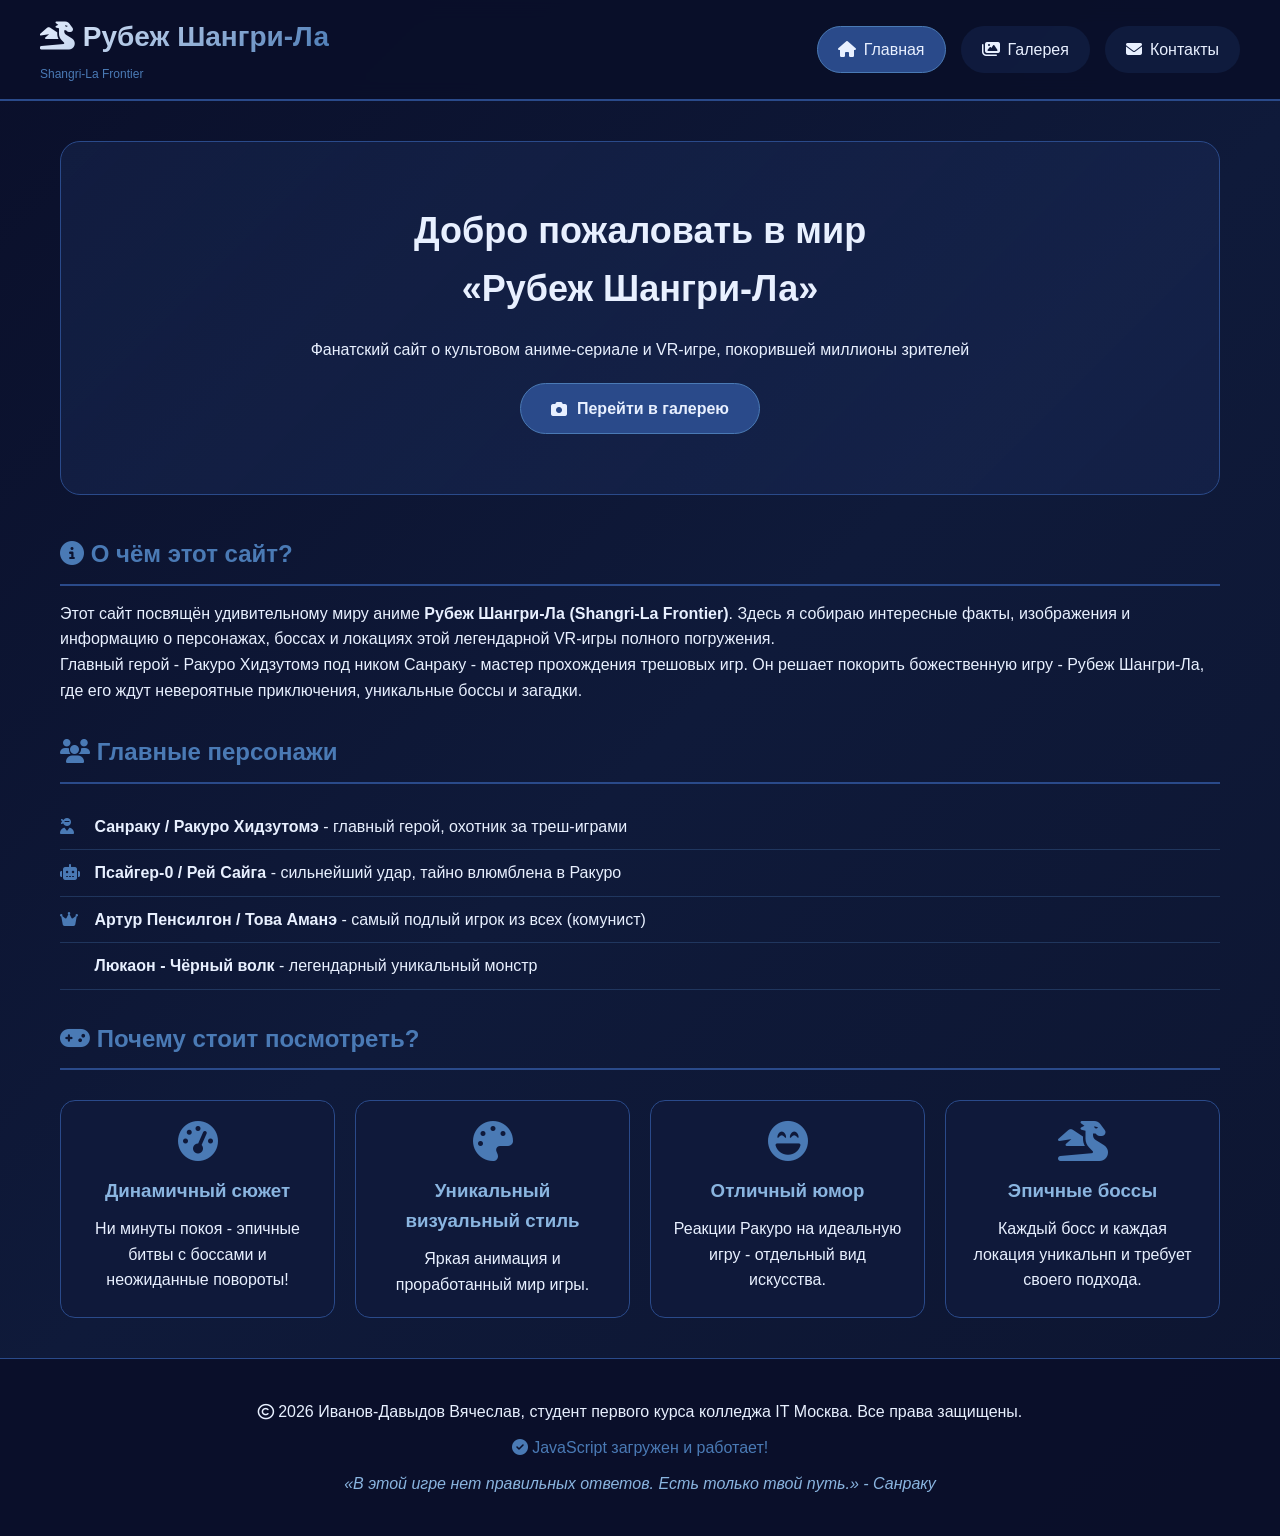
<file: index.html>
<!DOCTYPE html>
<html lang="ru">
<head>
    <meta charset="UTF-8">
    <meta name="viewport" content="width=device-width, initial-scale=1.0">
    <title>Рубеж Шангри-Ла | Главная</title>
    <link rel="stylesheet" href="style.css">
    <link rel="stylesheet" href="https://cdnjs.cloudflare.com/ajax/libs/font-awesome/6.4.0/css/all.min.css">
</head>
<body>
    <header>
        <div class="header-container">
            <div class="logo">
                <h1><i class="fas fa-dragon"></i> Рубеж Шангри-Ла</h1>
                <p>Shangri-La Frontier</p>
            </div>
            <nav>
                <ul class="flex-nav">
                    <li><a href="index.html" class="active"><i class="fas fa-home"></i> Главная</a></li>
                    <li><a href="gallery.html"><i class="fas fa-images"></i> Галерея</a></li>
                    <li><a href="contacts.html"><i class="fas fa-envelope"></i> Контакты</a></li>
                </ul>
            </nav>
        </div>
    </header>

    <main>
        <section class="hero">
            <div class="hero-content">
                <h2>Добро пожаловать в мир<br><span class="neon-text">«Рубеж Шангри-Ла»</span></h2>
                <p>Фанатский сайт о культовом аниме-сериале и VR-игре, покорившей миллионы зрителей</p>
                <a href="gallery.html" class="btn"><i class="fas fa-camera"></i> Перейти в галерею</a>
            </div>
        </section>

        <section class="about">
            <h2><i class="fas fa-info-circle"></i> О чём этот сайт?</h2>
            <p>Этот сайт посвящён удивительному миру аниме <strong>Рубеж Шангри-Ла (Shangri-La Frontier)</strong>. Здесь я собираю интересные факты, изображения и информацию о персонажах, боссах и локациях этой легендарной VR-игры полного погружения.</p>
            <p>Главный герой - Ракуро Хидзутомэ под ником Санраку - мастер прохождения трешовых игр. Он решает покорить божественную игру - Рубеж Шангри-Ла, где его ждут невероятные приключения, уникальные боссы и загадки.</p>
            
            <h2><i class="fas fa-users"></i> Главные персонажи</h2>
            <ul class="character-list">
                <li><i class="fas fa-user-ninja"></i> <strong>Санраку / Ракуро Хидзутомэ</strong> - главный герой, охотник за треш-играми</li>
                <li><i class="fas fa-robot"></i> <strong>Псайгер-0 / Рей Сайга</strong> - сильнейший удар, тайно влюмблена в Ракуро</li>
                <li><i class="fas fa-crown"></i> <strong>Артур Пенсилгон / Това Аманэ</strong> - самый подлый игрок из всех (комунист)</li>
                <li><i class="fas fa-wolf"></i> <strong>Люкаон - Чёрный волк</strong> - легендарный уникальный монстр</li>
            </ul>

            <h2><i class="fas fa-gamepad"></i> Почему стоит посмотреть?</h2>
            <div class="reasons-grid">
                <div class="reason-card">
                    <i class="fas fa-tachometer-alt"></i>
                    <h3>Динамичный сюжет</h3>
                    <p>Ни минуты покоя - эпичные битвы с боссами и неожиданные повороты!</p>
                </div>
                <div class="reason-card">
                    <i class="fas fa-palette"></i>
                    <h3>Уникальный визуальный стиль</h3>
                    <p>Яркая анимация и проработанный мир игры.</p>
                </div>
                <div class="reason-card">
                    <i class="fas fa-laugh-beam"></i>
                    <h3>Отличный юмор</h3>
                    <p>Реакции Ракуро на идеальную игру - отдельный вид искусства.</p>
                </div>
                <div class="reason-card">
                    <i class="fas fa-dragon"></i>
                    <h3>Эпичные боссы</h3>
                    <p>Каждый босс и каждая локация уникальнп и требует своего подхода.</p>
                </div>
            </div>
        </section>
    </main>

    <footer>
        <div class="footer-content">
            <p><i class="far fa-copyright"></i> <span id="current-year"></span>  Иванов-Давыдов Вячеслав, студент первого курса колледжа IT Москва. Все права защищены.</p>
            <p class="js-status"><i class="fas fa-check-circle"></i> JavaScript загружен и работает!</p>
            <p class="anime-quote">«В этой игре нет правильных ответов. Есть только твой путь.» - Санраку</p
        </div>
    </footer>

    <script src="script.js"></script>
</body>
</html>
</file>
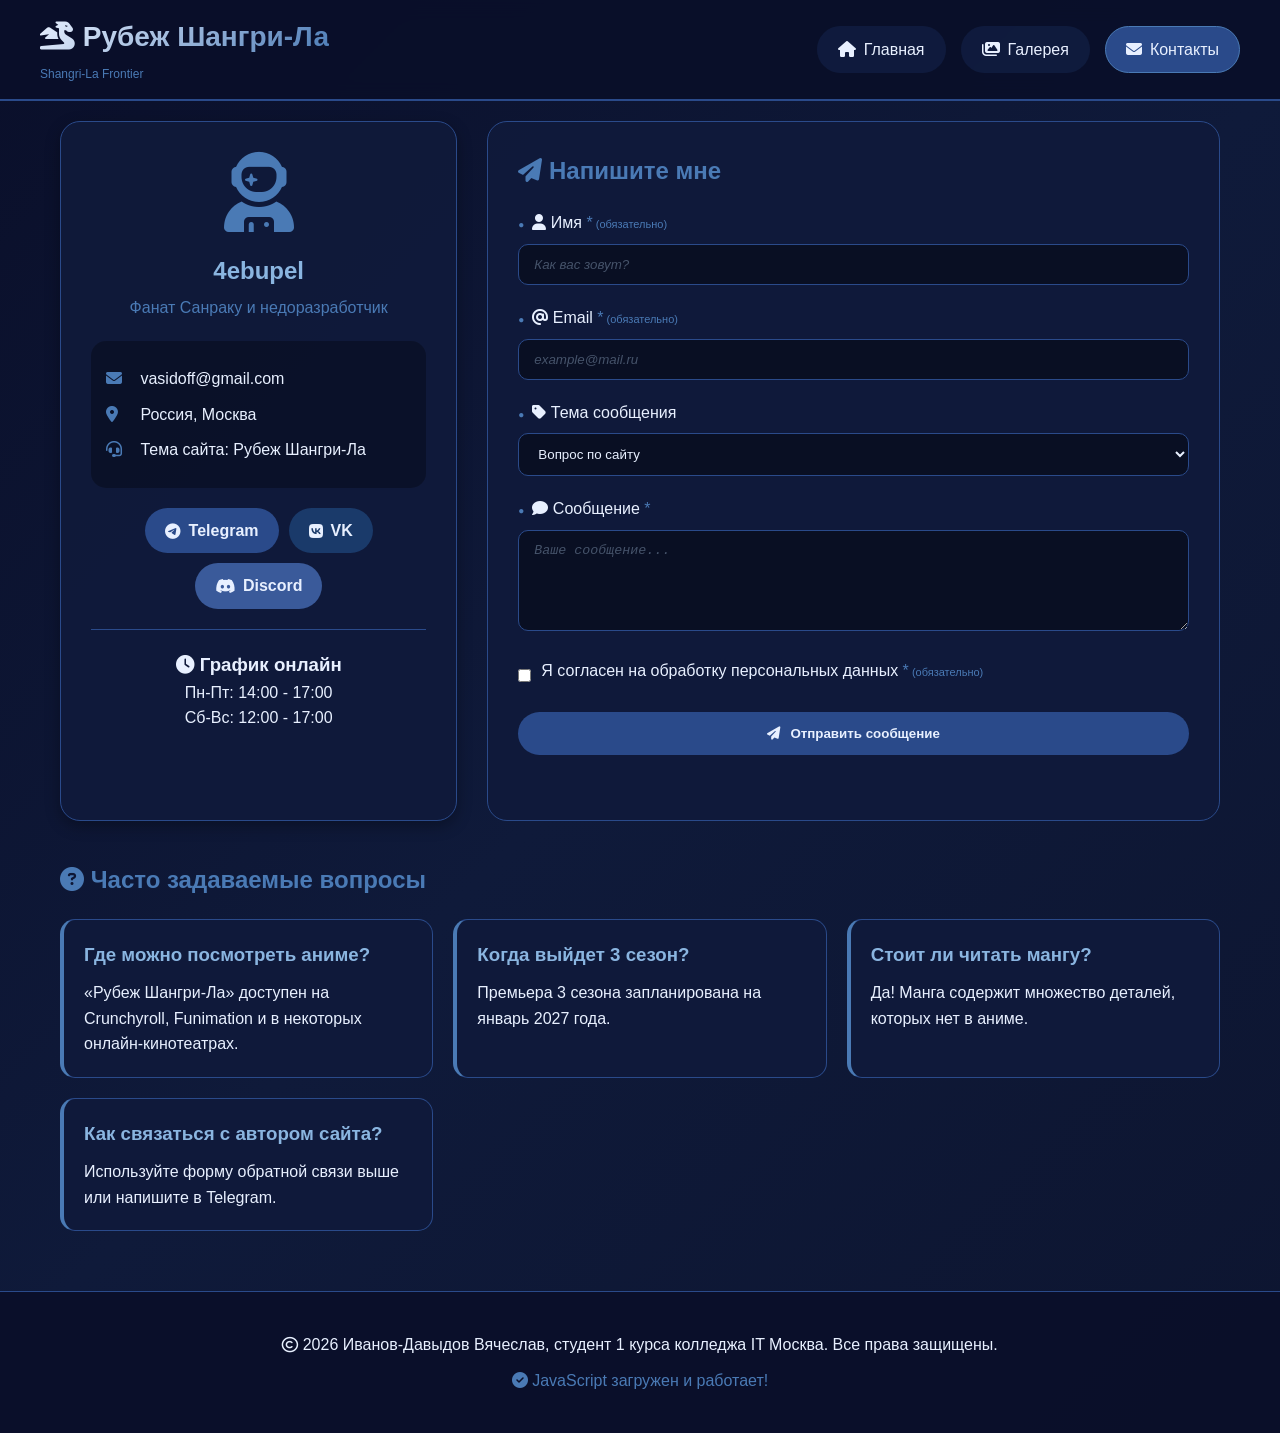
<file: contacts.html>
<!DOCTYPE html>
<html lang="ru">
<head>
    <meta charset="UTF-8">
    <meta name="viewport" content="width=device-width, initial-scale=1.0">
    <title>Рубеж Шангри-Ла | Контакты</title>
    <link rel="stylesheet" href="style.css">
    <link rel="stylesheet" href="https://cdnjs.cloudflare.com/ajax/libs/font-awesome/6.4.0/css/all.min.css">
</head>
<body>
    <header>
        <div class="header-container">
            <div class="logo">
                <h1><i class="fas fa-dragon"></i> Рубеж Шангри-Ла</h1>
                <p>Shangri-La Frontier</p>
            </div>
            <nav>
                <ul class="flex-nav">
                    <li><a href="index.html"><i class="fas fa-home"></i> Главная</a></li>
                    <li><a href="gallery.html"><i class="fas fa-images"></i> Галерея</a></li>
                    <li><a href="contacts.html" class="active"><i class="fas fa-envelope"></i> Контакты</a></li>
                </ul>
            </nav>
        </div>
    </header>

    <main class="contacts-container">
        <div class="contacts-wrapper">
            <!-- Информационная карточка -->
            <div class="info-card">
                <div class="card-avatar">
                    <i class="fas fa-user-astronaut"></i>
                </div>
                <h2>4ebupel</h2>
                <p class="specialization">Фанат Санраку и недоразработчик</p>
                <div class="contact-details">
                    <p><i class="fas fa-envelope"></i> vasidoff@gmail.com</p>
                    <p><i class="fas fa-map-marker-alt"></i> Россия, Москва</p>
                    <p><i class="fas fa-headset"></i> Тема сайта: Рубеж Шангри-Ла</p>
                </div>
                <div class="social-links">
                    <a href="#" class="social-btn telegram"><i class="fab fa-telegram"></i> Telegram</a>
                    <a href="#" class="social-btn vk"><i class="fab fa-vk"></i> VK</a>
                    <a href="#" class="social-btn discord"><i class="fab fa-discord"></i> Discord</a>
                </div>
                <div class="work-schedule">
                    <h3><i class="fas fa-clock"></i> График онлайн</h3>
                    <p>Пн-Пт: 14:00 - 17:00</p>
                    <p>Сб-Вс: 12:00 - 17:00</p>
                </div>
            </div>

            <!-- Форма обратной связи -->
            <div class="feedback-form">
                <h2><i class="fas fa-paper-plane"></i> Напишите мне</h2>
                <form id="contactForm">
                    <div class="form-group">
                        <label for="name"><i class="fas fa-user"></i> Имя <span class="required">*</span></label>
                        <input type="text" id="name" name="name" class="form-input" placeholder="Как вас зовут?" required>
                        <span class="error-message"></span>
                    </div>

                    <div class="form-group">
                        <label for="email"><i class="fas fa-at"></i> Email <span class="required">*</span></label>
                        <input type="email" id="email" name="email" class="form-input" placeholder="example@mail.ru" required>
                        <span class="error-message"></span>
                    </div>

                    <div class="form-group">
                        <label for="topic"><i class="fas fa-tag"></i> Тема сообщения</label>
                        <select id="topic" name="topic" class="form-input">
                            <option value="question">Вопрос по сайту</option>
                            <option value="suggestion">Предложение</option>
                            <option value="cooperation">Сотрудничество</option>
                            <option value="other">Другое</option>
                        </select>
                    </div>

                    <div class="form-group">
                        <label for="message"><i class="fas fa-comment"></i> Сообщение <span class="required">*</span></label>
                        <textarea id="message" name="message" class="form-input" rows="5" placeholder="Ваше сообщение..." required></textarea>
                        <span class="error-message"></span>
                    </div>

                    <div class="form-group checkbox-group">
                        <input type="checkbox" id="consent" name="consent" required>
                        <label for="consent">Я согласен на обработку персональных данных <span class="required">*</span></label>
                    </div>

                    <button type="submit" class="submit-btn"><i class="fas fa-paper-plane"></i> Отправить сообщение</button>
                </form>
                <div id="form-status" class="form-status"></div>
            </div>
        </div>

        <!-- FAQ блок -->
        <div class="faq-section">
            <h2><i class="fas fa-question-circle"></i> Часто задаваемые вопросы</h2>
            <div class="faq-grid">
                <div class="faq-item">
                    <h3>Где можно посмотреть аниме?</h3>
                    <p>«Рубеж Шангри-Ла» доступен на Crunchyroll, Funimation и в некоторых онлайн-кинотеатрах.</p>
                </div>
                <div class="faq-item">
                    <h3>Когда выйдет 3 сезон?</h3>
                    <p>Премьера 3 сезона запланирована на январь 2027 года.</p>
                </div>
                <div class="faq-item">
                    <h3>Стоит ли читать мангу?</h3>
                    <p>Да! Манга содержит множество деталей, которых нет в аниме.</p>
                </div>
                <div class="faq-item">
                    <h3>Как связаться с автором сайта?</h3>
                    <p>Используйте форму обратной связи выше или напишите в Telegram.</p>
                </div>
            </div>
        </div>
    </main>

    <footer>
        <div class="footer-content">
            <p><i class="far fa-copyright"></i> <span id="current-year"></span> Иванов-Давыдов Вячеслав, студент 1 курса колледжа IT Москва. Все права защищены.</p>
            <p class="js-status"><i class="fas fa-check-circle"></i> JavaScript загружен и работает!</p>
        </div>
    </footer>

    <script src="script.js"></script>
</body>
</html>
</file>
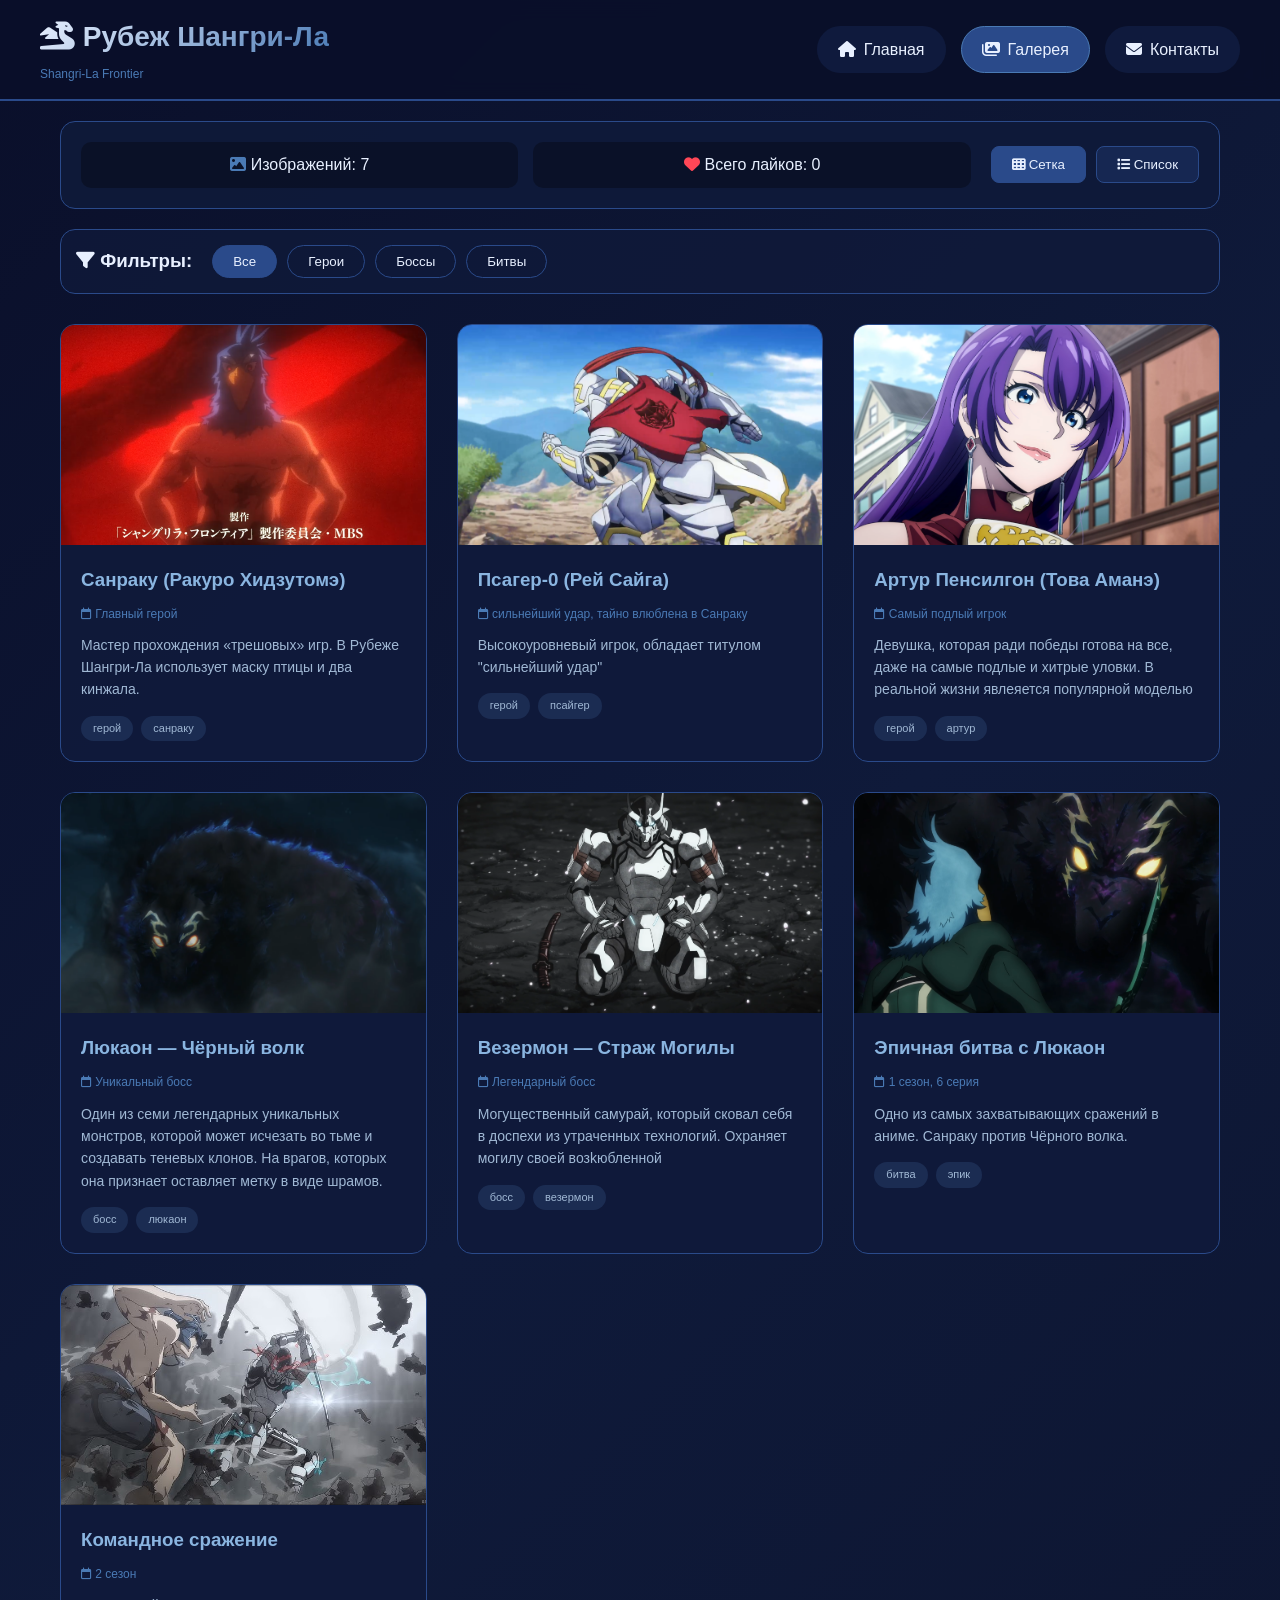
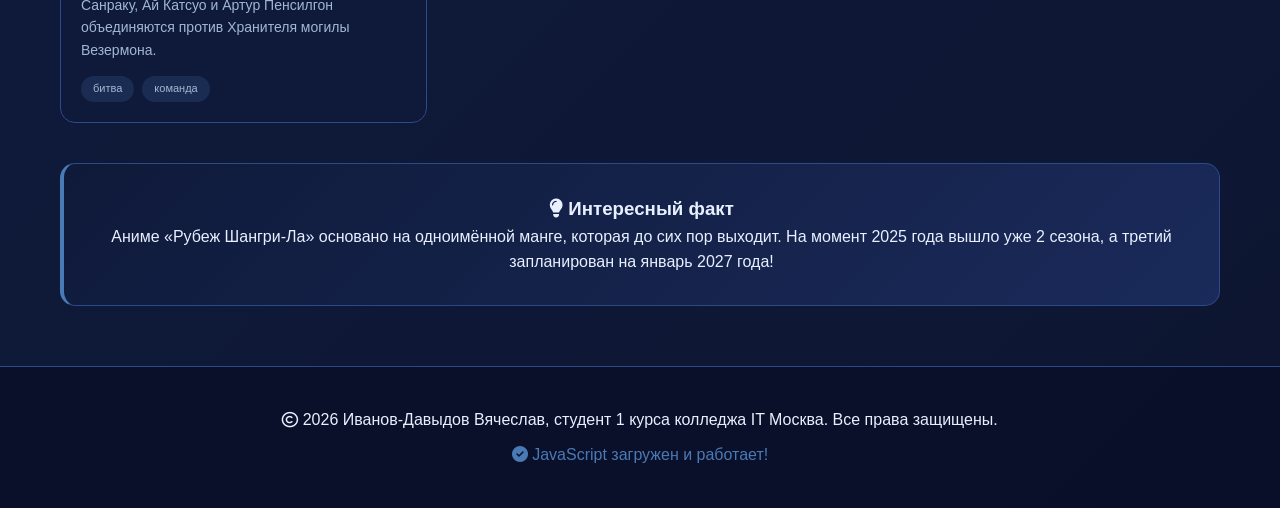
<file: gallery.html>
<!DOCTYPE html>
<html lang="ru">
<head>
    <meta charset="UTF-8">
    <meta name="viewport" content="width=device-width, initial-scale=1.0">
    <title>Рубеж Шангри-Ла | Галерея</title>
    <link rel="stylesheet" href="style.css">
    <link rel="stylesheet" href="https://cdnjs.cloudflare.com/ajax/libs/font-awesome/6.4.0/css/all.min.css">
</head>
<body>
    <header>
        <div class="header-container">
            <div class="logo">
                <h1><i class="fas fa-dragon"></i> Рубеж Шангри-Ла</h1>
                <p>Shangri-La Frontier</p>
            </div>
            <nav>
                <ul class="flex-nav">
                    <li><a href="index.html"><i class="fas fa-home"></i> Главная</a></li>
                    <li><a href="gallery.html" class="active"><i class="fas fa-images"></i> Галерея</a></li>
                    <li><a href="contacts.html"><i class="fas fa-envelope"></i> Контакты</a></li>
                </ul>
            </nav>
        </div>
    </header>

    <main class="gallery-container">
        <div class="controls-panel">
            <div class="stats">
                <span class="stat-item">
                    <i class="fas fa-image"></i>
                    Изображений: <span id="image-counter">0</span>
                </span>
                <span class="stat-item">
                    <i class="fas fa-heart" style="color: #ff4757;"></i>
                    Всего лайков: <span id="total-likes">0</span>
                </span>
            </div>
            <div class="view-controls">
                <button id="grid-view" class="view-btn active"><i class="fas fa-th"></i> Сетка</button>
                <button id="list-view" class="view-btn"><i class="fas fa-list"></i> Список</button>
            </div>
        </div>

        <div class="filters">
            <h3><i class="fas fa-filter"></i> Фильтры:</h3>
            <div class="filter-buttons">
                <button class="filter-btn active" data-filter="all">Все</button>
                <button class="filter-btn" data-filter="hero">Герои</button>
                <button class="filter-btn" data-filter="boss">Боссы</button>
                <button class="filter-btn" data-filter="battle">Битвы</button>
            </div>
        </div>

        <!-- CSS Grid галерея -->
        <div class="gallery-grid" id="image-gallery">
            <!-- Карточка 1 -->
            <article class="image-card" data-category="hero">
                <div class="card-image">
                    <img src="sunraku.png" alt="Санраку - главный герой" class="gallery-img" loading="lazy">
                    <div class="image-overlay">
                        <button class="like-btn" data-id="1">
                            <i class="far fa-heart"></i>
                            <span class="like-count">0</span>
                        </button>
                        <button class="zoom-btn" onclick="openModal(this)">
                            <i class="fas fa-expand"></i>
                        </button>
                    </div>
                </div>
                <div class="card-content">
                    <h3 class="image-title">Санраку (Ракуро Хидзутомэ)</h3>
                    <p class="image-date"><i class="far fa-calendar"></i> Главный герой</p>
                    <p class="image-description">Мастер прохождения «трешовых» игр. В Рубеже Шангри-Ла использует маску птицы и два кинжала.</p>
                    <div class="image-tags">
                        <span class="tag">герой</span>
                        <span class="tag">санраку</span>
                    </div>
                </div>
            </article>

            <!-- Карточка 2 -->
            <article class="image-card" data-category="hero">
                <div class="card-image">
                    <img src="psiger_0.png" alt="Псигер-0" class="gallery-img" loading="lazy">
                    <div class="image-overlay">
                        <button class="like-btn" data-id="2">
                            <i class="far fa-heart"></i>
                            <span class="like-count">0</span>
                        </button>
                        <button class="zoom-btn" onclick="openModal(this)">
                            <i class="fas fa-expand"></i>
                        </button>
                    </div>
                </div>
                <div class="card-content">
                    <h3 class="image-title">Псагер-0 (Рей Сайга)</h3>
                    <p class="image-date"><i class="far fa-calendar"></i> сильнейший удар, тайно влюблена в Санраку</p>
                    <p class="image-description">Высокоуровневый игрок, обладает титулом "сильнейший удар"</p>
                    <div class="image-tags">
                        <span class="tag">герой</span>
                        <span class="tag">псайгер</span>
                    </div>
                </div>
            </article>

            <!-- Карточка 3 -->
            <article class="image-card" data-category="hero">
                <div class="card-image">
                    <img src="arthur_pensilgon.png" alt="Артур Пенсилгон" class="gallery-img" loading="lazy">
                    <div class="image-overlay">
                        <button class="like-btn" data-id="3">
                            <i class="far fa-heart"></i>
                            <span class="like-count">0</span>
                        </button>
                        <button class="zoom-btn" onclick="openModal(this)">
                            <i class="fas fa-expand"></i>
                        </button>
                    </div>
                </div>
                <div class="card-content">
                    <h3 class="image-title">Артур Пенсилгон (Това Аманэ)</h3>
                    <p class="image-date"><i class="far fa-calendar"></i> Самый подлый игрок</p>
                    <p class="image-description">Девушка, которая ради победы готова на все, даже на самые подлые и хитрые уловки. В реальной жизни явлеяется популярной моделью</p>
                    <div class="image-tags">
                        <span class="tag">герой</span>
                        <span class="tag">артур</span>
                    </div>
                </div>
            </article>

            <!-- Карточка 4 -->
            <article class="image-card" data-category="boss">
                <div class="card-image">
                    <img src="lukaon.png" alt="Люкаон - Чёрный волк" class="gallery-img" loading="lazy">
                    <div class="image-overlay">
                        <button class="like-btn" data-id="4">
                            <i class="far fa-heart"></i>
                            <span class="like-count">0</span>
                        </button>
                        <button class="zoom-btn" onclick="openModal(this)">
                            <i class="fas fa-expand"></i>
                        </button>
                    </div>
                </div>
                <div class="card-content">
                    <h3 class="image-title">Люкаон — Чёрный волк</h3>
                    <p class="image-date"><i class="far fa-calendar"></i> Уникальный босс</p>
                    <p class="image-description">Один из семи легендарных уникальных монстров, которой может исчезать во тьме и создавать теневых клонов. На врагов, которых она признает оставляет метку в виде шрамов.</p>
                    <div class="image-tags">
                        <span class="tag">босс</span>
                        <span class="tag">люкаон</span>
                    </div>
                </div>
            </article>

            <!-- Карточка 5 -->
            <article class="image-card" data-category="boss">
                <div class="card-image">
                    <img src="vezremon.png" alt="Везермон - Страж могилы" class="gallery-img" loading="lazy">
                    <div class="image-overlay">
                        <button class="like-btn" data-id="5">
                            <i class="far fa-heart"></i>
                            <span class="like-count">0</span>
                        </button>
                        <button class="zoom-btn" onclick="openModal(this)">
                            <i class="fas fa-expand"></i>
                        </button>
                    </div>
                </div>
                <div class="card-content">
                    <h3 class="image-title">Везермон — Страж Могилы</h3>
                    <p class="image-date"><i class="far fa-calendar"></i> Легендарный босс</p>
                    <p class="image-description">Могущественный самурай, который сковал себя в доспехи из утраченных технологий. Охраняет могилу своей возkюбленной</p>
                    <div class="image-tags">
                        <span class="tag">босс</span>
                        <span class="tag">везермон</span>
                    </div>
                </div>
            </article>

            <!-- Карточка 6 -->
            <article class="image-card" data-category="battle">
                <div class="card-image">
                    <img src="sunraku_vs_vezermon.png" alt="Битва с Люкаон" class="gallery-img" loading="lazy">
                    <div class="image-overlay">
                        <button class="like-btn" data-id="6">
                            <i class="far fa-heart"></i>
                            <span class="like-count">0</span>
                        </button>
                        <button class="zoom-btn" onclick="openModal(this)">
                            <i class="fas fa-expand"></i>
                        </button>
                    </div>
                </div>
                <div class="card-content">
                    <h3 class="image-title">Эпичная битва с Люкаон</h3>
                    <p class="image-date"><i class="far fa-calendar"></i> 1 сезон, 6 серия</p>
                    <p class="image-description">Одно из самых захватывающих сражений в аниме. Санраку против Чёрного волка.</p>
                    <div class="image-tags">
                        <span class="tag">битва</span>
                        <span class="tag">эпик</span>
                    </div>
                </div>
            </article>

                        <!-- Карточка 7 -->
            <article class="image-card" data-category="battle">
                <div class="card-image">
                    <img src="command_fight.jpg" alt="Командная битва" class="gallery-img" loading="lazy">
                    <div class="image-overlay">
                        <button class="like-btn" data-id="7">
                            <i class="far fa-heart"></i>
                            <span class="like-count">0</span>
                        </button>
                        <button class="zoom-btn" onclick="openModal(this)">
                            <i class="fas fa-expand"></i>
                        </button>
                    </div>
                </div>
                <div class="card-content">
                    <h3 class="image-title">Командное сражение</h3>
                    <p class="image-date"><i class="far fa-calendar"></i> 2 сезон</p>
                    <p class="image-description">Санраку, Ай Катсуо и Артур Пенсилгон объединяются против Хранителя могилы Везермона.</p>
                    <div class="image-tags">
                        <span class="tag">битва</span>
                        <span class="tag">команда</span>
                    </div>
                </div>
            </article>
        </div>

        <aside class="gallery-info">
            <h3><i class="fas fa-lightbulb"></i> Интересный факт</h3>
            <p>Аниме «Рубеж Шангри-Ла» основано на одноимённой манге, которая до сих пор выходит. На момент 2025 года вышло уже 2 сезона, а третий запланирован на январь 2027 года!</p>
        </aside>
    </main>

    <!-- Модальное окно для просмотра изображения -->
    <div id="image-modal" class="modal">
        <span class="close" onclick="closeModal()">&times;</span>
        <img class="modal-content" id="modal-img">
    </div>

    <footer>
        <div class="footer-content">
            <p><i class="far fa-copyright"></i> <span id="current-year"></span> Иванов-Давыдов Вячеслав, студент 1 курса колледжа IT Москва. Все права защищены.</p>
            <p class="js-status"><i class="fas fa-check-circle"></i> JavaScript загружен и работает!</p>
        </div>
    </footer>

    <script src="script.js"></script>
</body>
</html>
</file>
<file: style.css>
/* ========================================
   ПРАКТИЧЕСКАЯ РАБОТА №2,3,4,5
   Тема: Рубеж Шангри-Ла (Shangri-La Frontier)
   Стиль: ТОЛЬКО СИНИЕ ЦВЕТА
   ======================================== */

/* ---------- 1. СБРОС СТИЛЕЙ ---------- */
* {
    margin: 0;
    padding: 0;
    box-sizing: border-box;
}

/* ---------- 2. СИНЯЯ ЦВЕТОВАЯ ГАММА ---------- */
:root {
    --blue-deep: #0a0f2a;      /* Глубокий тёмно-синий */
    --blue-dark: #0f1a3a;       /* Тёмно-синий */
    --blue-mid: #1a2a5a;        /* Средний синий */
    --blue-primary: #2a4a8a;    /* Основной синий */
    --blue-light: #4a7ab5;      /* Светлый синий */
    --blue-soft: #6a9ace;       /* Мягкий голубовато-синий */
    --blue-pale: #8ab5e0;       /* Бледный синий */
    --text-white: #e8f0ff;      /* Белый с синим оттенком */
    --text-muted: #a0b8d4;      /* Приглушённый синеватый */
    --card-bg: rgba(15, 26, 58, 0.95);
    --border-blue: #2a4a8a;
    --shadow-blue: rgba(42, 74, 138, 0.3);
}

body {
    font-family: 'Segoe UI', Tahoma, Geneva, Verdana, sans-serif;
    background: linear-gradient(135deg, var(--blue-deep) 0%, var(--blue-dark) 50%, #0d1530 100%);
    color: var(--text-white);
    line-height: 1.6;
    min-height: 100vh;
}

/* ---------- 3. ШАПКА САЙТА ---------- */
header {
    background: rgba(10, 15, 42, 0.95);
    backdrop-filter: blur(10px);
    border-bottom: 2px solid var(--blue-primary);
    position: sticky;
    top: 0;
    z-index: 100;
    padding: 15px 20px;
}

.header-container {
    max-width: 1200px;
    margin: 0 auto;
    display: flex;
    justify-content: space-between;
    align-items: center;
    flex-wrap: wrap;
    gap: 20px;
}

.logo h1 {
    font-size: 28px;
    background: linear-gradient(135deg, var(--text-white), var(--blue-light));
    -webkit-background-clip: text;
    background-clip: text;
    color: transparent;
    margin-bottom: 5px;
}

.logo p {
    font-size: 12px;
    color: var(--blue-light);
}

/* ---------- НАВИГАЦИЯ ---------- */
.flex-nav {
    display: flex;
    list-style: none;
    gap: 15px;
    flex-wrap: wrap;
    justify-content: center;
}

.flex-nav a {
    display: flex;
    align-items: center;
    gap: 8px;
    padding: 10px 20px;
    background: rgba(42, 74, 138, 0.2);
    color: var(--text-white);
    text-decoration: none;
    border-radius: 30px;
    transition: all 0.3s ease;
    border: 1px solid transparent;
}

.flex-nav a i {
    font-size: 16px;
}

.flex-nav a:hover {
    background: rgba(74, 122, 181, 0.3);
    border-color: var(--blue-light);
    transform: translateY(-3px);
    box-shadow: 0 5px 15px var(--shadow-blue);
}

.flex-nav a.active {
    background: var(--blue-primary);
    color: var(--text-white);
    border-color: var(--blue-light);
}

/* ---------- ОСНОВНОЙ КОНТЕНТ ---------- */
main {
    max-width: 1200px;
    margin: 40px auto;
    padding: 0 20px;
}

/* HERO СЕКЦИЯ */
.hero {
    background: linear-gradient(135deg, rgba(42, 74, 138, 0.2), rgba(26, 42, 90, 0.4));
    border-radius: 20px;
    padding: 60px 40px;
    text-align: center;
    margin-bottom: 40px;
    border: 1px solid var(--border-blue);
}

.hero-content h2 {
    font-size: 36px;
    margin-bottom: 20px;
    color: var(--text-white);
}

.blue-text {
    color: var(--blue-light);
    text-shadow: 0 0 12px rgba(74, 122, 181, 0.4);
}

.btn {
    display: inline-flex;
    align-items: center;
    gap: 10px;
    background: var(--blue-primary);
    color: var(--text-white);
    padding: 12px 30px;
    border-radius: 30px;
    text-decoration: none;
    font-weight: bold;
    margin-top: 20px;
    transition: all 0.3s;
    border: 1px solid var(--blue-light);
}

.btn:hover {
    transform: scale(1.05);
    background: var(--blue-light);
    box-shadow: 0 5px 20px var(--shadow-blue);
}

/* Секция ABOUT */
.about h2 {
    color: var(--blue-light);
    margin: 30px 0 15px 0;
    padding-bottom: 10px;
    border-bottom: 2px solid var(--border-blue);
}

.character-list {
    list-style: none;
    margin: 20px 0;
}

.character-list li {
    padding: 10px 0;
    border-bottom: 1px solid rgba(74, 122, 181, 0.3);
}

.character-list i {
    width: 30px;
    color: var(--blue-light);
}

/* GRID ДЛЯ ПРИЧИН */
.reasons-grid {
    display: grid;
    grid-template-columns: repeat(auto-fill, minmax(250px, 1fr));
    gap: 20px;
    margin: 30px 0;
}

.reason-card {
    background: var(--card-bg);
    padding: 20px;
    border-radius: 15px;
    text-align: center;
    transition: all 0.3s;
    border: 1px solid var(--border-blue);
}

.reason-card:hover {
    transform: translateY(-5px);
    border-color: var(--blue-light);
    box-shadow: 0 10px 25px rgba(0, 0, 0, 0.3);
}

.reason-card i {
    font-size: 40px;
    color: var(--blue-light);
    margin-bottom: 15px;
}

.reason-card h3 {
    color: var(--blue-pale);
    margin-bottom: 10px;
}

/* ---------- ГАЛЕРЕЯ ---------- */
.gallery-container {
    max-width: 1200px;
    margin: 0 auto;
    padding: 20px;
}

.controls-panel {
    display: grid;
    grid-template-columns: 1fr auto;
    gap: 20px;
    align-items: center;
    background: rgba(15, 26, 58, 0.9);
    padding: 20px;
    border-radius: 15px;
    margin-bottom: 20px;
    border: 1px solid var(--border-blue);
}

.stats {
    display: grid;
    grid-template-columns: repeat(auto-fit, minmax(150px, 1fr));
    gap: 15px;
}

.stat-item {
    background: rgba(0, 0, 0, 0.3);
    padding: 10px 15px;
    border-radius: 10px;
    text-align: center;
}

.stat-item i {
    color: var(--blue-light);
}

.view-controls {
    display: flex;
    gap: 10px;
}

.view-btn {
    background: rgba(42, 74, 138, 0.3);
    border: 1px solid var(--border-blue);
    padding: 10px 20px;
    border-radius: 8px;
    cursor: pointer;
    color: var(--text-white);
    transition: all 0.3s;
}

.view-btn.active {
    background: var(--blue-primary);
    color: var(--text-white);
}

.view-btn:hover {
    background: var(--blue-light);
    color: var(--blue-deep);
}

/* Фильтры */
.filters {
    display: flex;
    align-items: center;
    gap: 20px;
    flex-wrap: wrap;
    margin-bottom: 30px;
    padding: 15px;
    background: rgba(15, 26, 58, 0.8);
    border-radius: 15px;
    border: 1px solid var(--border-blue);
}

.filter-buttons {
    display: flex;
    gap: 10px;
    flex-wrap: wrap;
}

.filter-btn {
    background: transparent;
    border: 1px solid var(--border-blue);
    padding: 8px 20px;
    border-radius: 20px;
    cursor: pointer;
    color: var(--text-white);
    transition: all 0.3s;
}

.filter-btn.active,
.filter-btn:hover {
    background: var(--blue-primary);
    color: var(--text-white);
}

/* CSS GRID ГАЛЕРЕЯ */
.gallery-grid {
    display: grid;
    grid-template-columns: repeat(auto-fill, minmax(300px, 1fr));
    gap: 30px;
    margin-bottom: 40px;
}

.gallery-grid.list-view {
    grid-template-columns: 1fr;
    max-width: 800px;
    margin: 0 auto 40px;
}

.image-card {
    background: var(--card-bg);
    border-radius: 15px;
    overflow: hidden;
    transition: all 0.3s ease;
    border: 1px solid var(--border-blue);
}

.image-card:hover {
    transform: translateY(-5px);
    box-shadow: 0 15px 30px rgba(0, 0, 0, 0.3);
    border-color: var(--blue-light);
}

.card-image {
    position: relative;
    height: 220px;
    overflow: hidden;
}

.gallery-img {
    width: 100%;
    height: 100%;
    object-fit: cover;
    transition: transform 0.5s ease;
}

.image-card:hover .gallery-img {
    transform: scale(1.05);
}

.image-overlay {
    position: absolute;
    top: 10px;
    right: 10px;
    display: flex;
    gap: 10px;
    opacity: 0;
    transition: opacity 0.3s;
}

.image-card:hover .image-overlay {
    opacity: 1;
}

.like-btn, .zoom-btn {
    background: rgba(0, 0, 0, 0.7);
    border: none;
    width: 40px;
    height: 40px;
    border-radius: 50%;
    cursor: pointer;
    color: var(--text-white);
    transition: all 0.3s;
}

.like-btn.liked {
    background: var(--blue-primary);
    color: white;
}

.zoom-btn:hover {
    background: var(--blue-light);
    color: var(--blue-deep);
}

.card-content {
    padding: 20px;
}

.image-title {
    color: var(--blue-pale);
    margin-bottom: 10px;
}

.image-date {
    color: var(--blue-light);
    font-size: 12px;
    margin-bottom: 10px;
}

.image-description {
    font-size: 14px;
    margin-bottom: 15px;
    color: var(--text-muted);
}

.image-tags {
    display: flex;
    gap: 8px;
    flex-wrap: wrap;
}

.tag {
    background: rgba(74, 122, 181, 0.2);
    padding: 4px 12px;
    border-radius: 15px;
    font-size: 11px;
    color: var(--text-muted);
}

.gallery-info {
    background: linear-gradient(135deg, var(--blue-dark), var(--blue-mid));
    padding: 30px;
    border-radius: 15px;
    text-align: center;
    border: 1px solid var(--border-blue);
    border-left: 4px solid var(--blue-light);
}

/* ---------- СТРАНИЦА КОНТАКТОВ ---------- */
.contacts-container {
    max-width: 1200px;
    margin: 0 auto;
    padding: 20px;
}

.contacts-wrapper {
    display: flex;
    flex-wrap: wrap;
    gap: 30px;
    margin-bottom: 40px;
}

.info-card {
    flex: 1;
    min-width: 280px;
    background: var(--card-bg);
    border-radius: 20px;
    padding: 30px;
    text-align: center;
    border: 1px solid var(--border-blue);
    box-shadow: 0 5px 15px rgba(0, 0, 0, 0.3);
}

.card-avatar i {
    font-size: 80px;
    color: var(--blue-light);
    margin-bottom: 20px;
}

.info-card h2 {
    color: var(--blue-pale);
    margin-bottom: 5px;
}

.specialization {
    color: var(--blue-light);
    margin-bottom: 20px;
}

.contact-details {
    text-align: left;
    margin: 20px 0;
    padding: 15px;
    background: rgba(0, 0, 0, 0.3);
    border-radius: 15px;
}

.contact-details p {
    margin: 10px 0;
}

.contact-details i {
    width: 30px;
    color: var(--blue-light);
}

.social-links {
    display: flex;
    gap: 10px;
    justify-content: center;
    flex-wrap: wrap;
    margin: 20px 0;
}

.social-btn {
    padding: 10px 20px;
    border-radius: 25px;
    text-decoration: none;
    color: var(--text-white);
    font-weight: bold;
    transition: all 0.3s;
    display: inline-flex;
    align-items: center;
    gap: 8px;
}

.social-btn.telegram { background: #2a4a8a; }
.social-btn.vk { background: #1a3a6a; }
.social-btn.discord { background: #3a5a9a; }

.social-btn:hover {
    transform: translateY(-3px);
    filter: brightness(1.2);
}

.work-schedule {
    margin-top: 20px;
    padding-top: 20px;
    border-top: 1px solid var(--border-blue);
}

/* Форма */
.feedback-form {
    flex: 2;
    min-width: 300px;
    background: var(--card-bg);
    border-radius: 20px;
    padding: 30px;
    border: 1px solid var(--border-blue);
}

.feedback-form h2 {
    margin-bottom: 20px;
    color: var(--blue-light);
}

.form-group {
    margin-bottom: 20px;
}

.form-group label {
    display: block;
    margin-bottom: 8px;
    color: var(--text-white);
}

.required {
    color: var(--blue-light);
}

.form-input {
    width: 100%;
    padding: 12px 15px;
    background: rgba(0, 0, 0, 0.4);
    border: 1px solid var(--border-blue);
    border-radius: 10px;
    color: var(--text-white);
    transition: all 0.3s;
}

.form-input:focus {
    outline: none;
    border-color: var(--blue-light);
    box-shadow: 0 0 8px var(--shadow-blue);
}

.form-input::placeholder {
    color: rgba(160, 184, 212, 0.4);
    font-style: italic;
}

.form-group label::before {
    content: "●";
    color: var(--blue-light);
    margin-right: 8px;
    font-size: 10px;
}

.form-group:has(input[required]) label::after {
    content: " (обязательно)";
    color: var(--blue-light);
    font-size: 11px;
}

.checkbox-group {
    display: flex;
    align-items: center;
    gap: 10px;
}

.checkbox-group input {
    width: auto;
}

.checkbox-group label::before {
    content: "";
    margin-right: 0;
}

.checkbox-group input:checked + label {
    color: var(--blue-light);
}

.submit-btn {
    width: 100%;
    padding: 14px;
    background: var(--blue-primary);
    color: var(--text-white);
    font-weight: bold;
    border: none;
    border-radius: 30px;
    cursor: pointer;
    transition: all 0.3s;
    display: flex;
    align-items: center;
    justify-content: center;
    gap: 10px;
}

.submit-btn:hover {
    transform: translateY(-2px);
    background: var(--blue-light);
    box-shadow: 0 5px 15px var(--shadow-blue);
}

.form-status {
    margin-top: 15px;
    padding: 10px;
    border-radius: 10px;
    text-align: center;
}

/* FAQ */
.faq-section {
    margin-top: 40px;
}

.faq-section h2 {
    color: var(--blue-light);
    margin-bottom: 20px;
}

.faq-grid {
    display: grid;
    grid-template-columns: repeat(auto-fill, minmax(280px, 1fr));
    gap: 20px;
}

.faq-item {
    background: var(--card-bg);
    padding: 20px;
    border-radius: 15px;
    border-left: 4px solid var(--blue-light);
    border-right: 1px solid var(--border-blue);
    border-top: 1px solid var(--border-blue);
    border-bottom: 1px solid var(--border-blue);
}

.faq-item h3 {
    color: var(--blue-pale);
    margin-bottom: 10px;
}

/* ---------- МОДАЛЬНОЕ ОКНО ---------- */
.modal {
    display: none;
    position: fixed;
    z-index: 1000;
    left: 0;
    top: 0;
    width: 100%;
    height: 100%;
    background-color: rgba(0, 0, 0, 0.95);
}

.modal-content {
    margin: auto;
    display: block;
    max-width: 90%;
    max-height: 90%;
    margin-top: 50px;
    border-radius: 10px;
    border: 2px solid var(--blue-light);
}

.close {
    position: absolute;
    top: 20px;
    right: 35px;
    color: var(--blue-light);
    font-size: 40px;
    cursor: pointer;
}

.close:hover {
    color: var(--blue-pale);
}

/* ---------- ПОДВАЛ ---------- */
footer {
    background: rgba(10, 15, 42, 0.95);
    text-align: center;
    padding: 30px;
    margin-top: 40px;
    border-top: 1px solid var(--blue-primary);
}

.footer-content p {
    margin: 10px 0;
}

.js-status {
    color: var(--blue-light);
}

.anime-quote {
    font-style: italic;
    color: var(--blue-pale);
}

/* Выделение текста */
::selection {
    background: var(--blue-primary);
    color: var(--text-white);
}

/* ---------- АДАПТИВНОСТЬ ---------- */
@media (max-width: 768px) {
    .header-container {
        flex-direction: column;
        text-align: center;
    }
    
    .controls-panel {
        grid-template-columns: 1fr;
    }
    
    .hero-content h2 {
        font-size: 24px;
    }
    
    .gallery-grid {
        grid-template-columns: 1fr;
    }
    
    .contacts-wrapper {
        flex-direction: column;
    }
    
    .filter-buttons {
        justify-content: center;
    }
    
    .filters {
        flex-direction: column;
    }
}

@media (max-width: 480px) {
    .flex-nav {
        flex-direction: column;
        width: 100%;
    }
    
    .flex-nav a {
        justify-content: center;
    }
    
    .reasons-grid {
        grid-template-columns: 1fr;
    }
}
</file>
